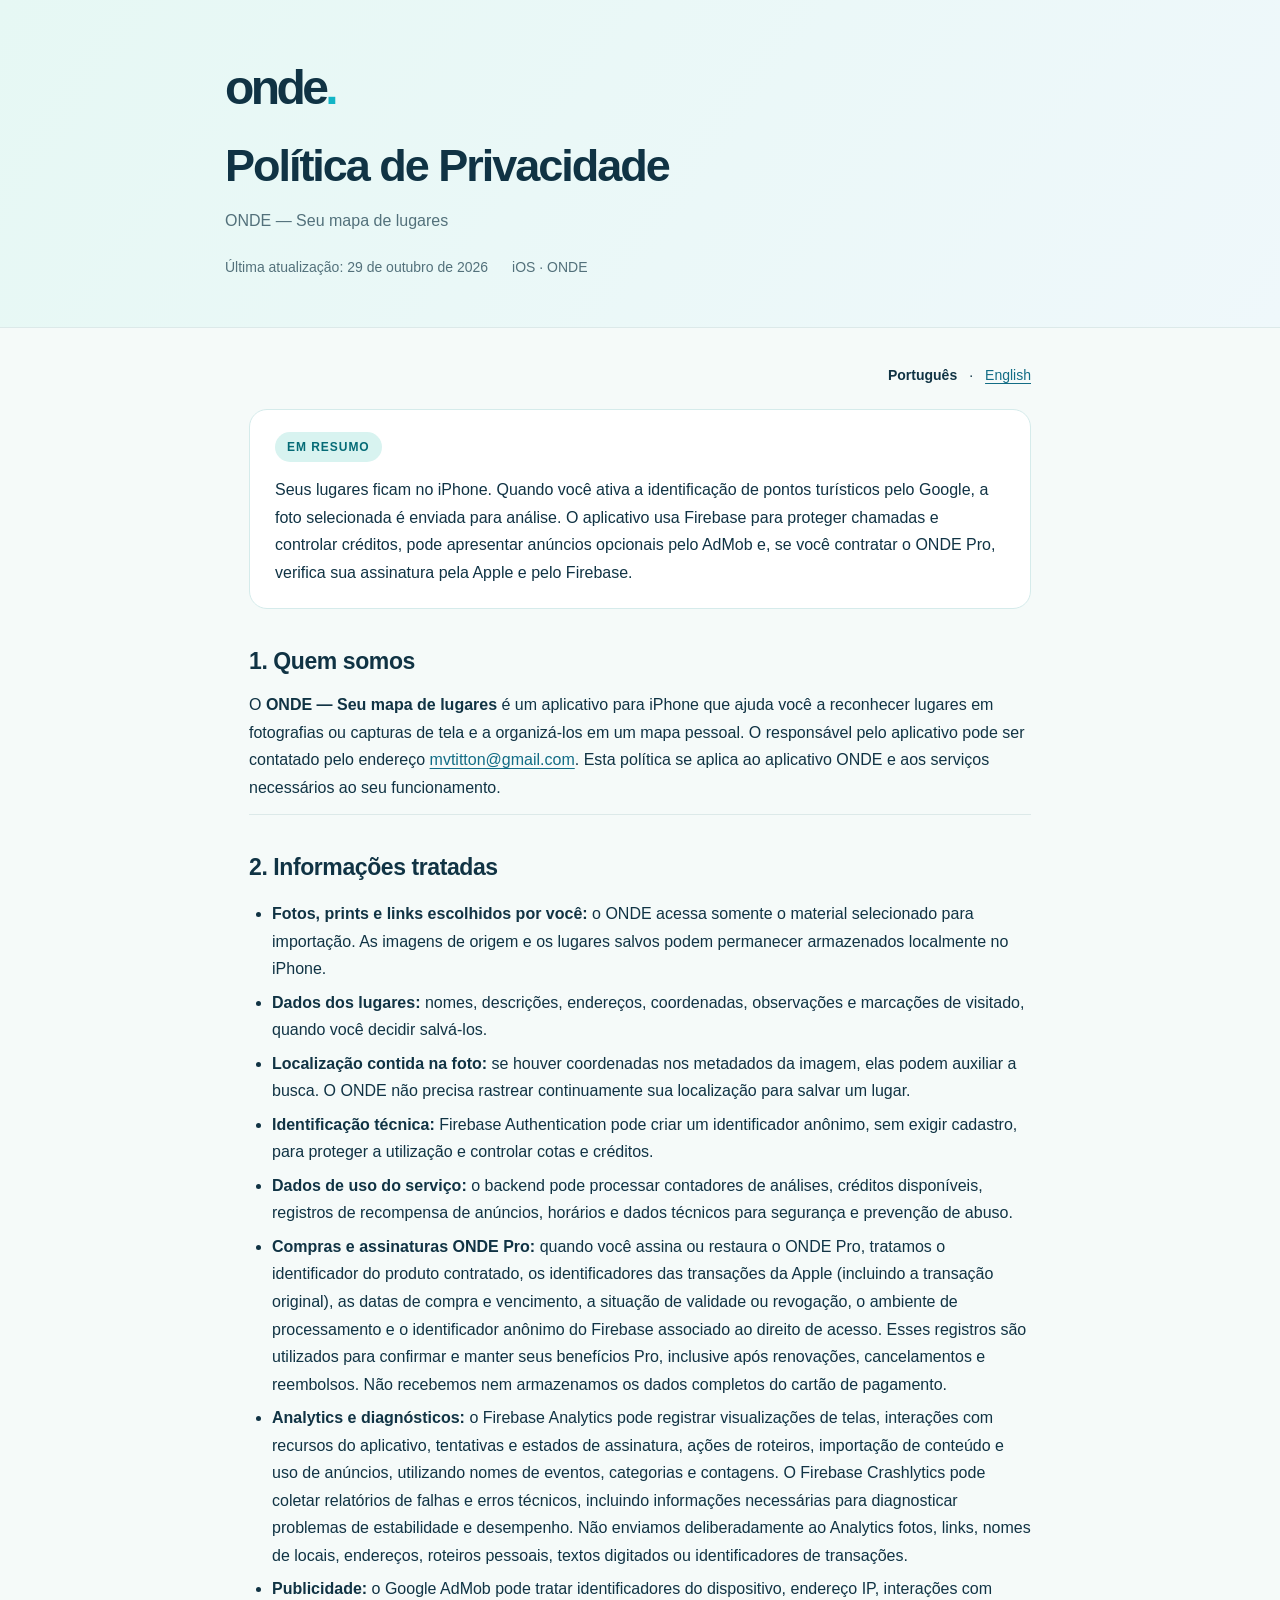
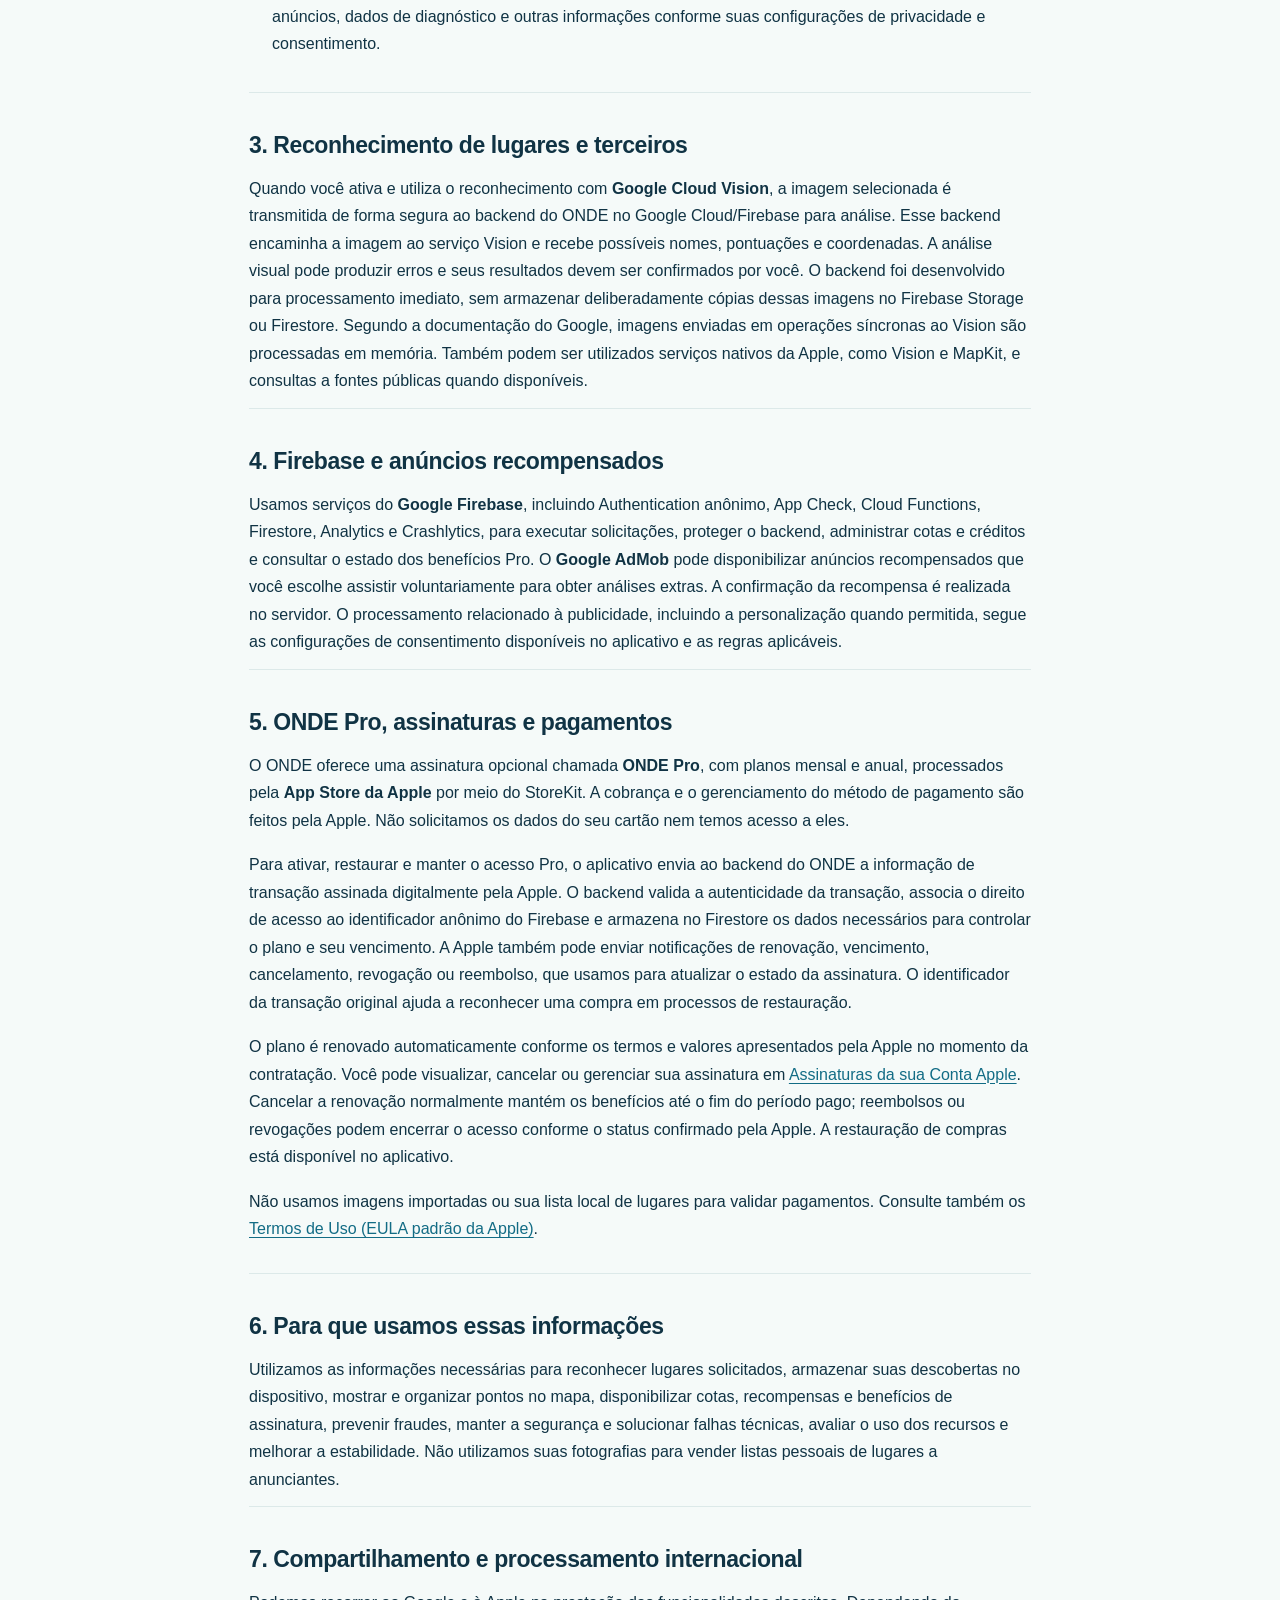
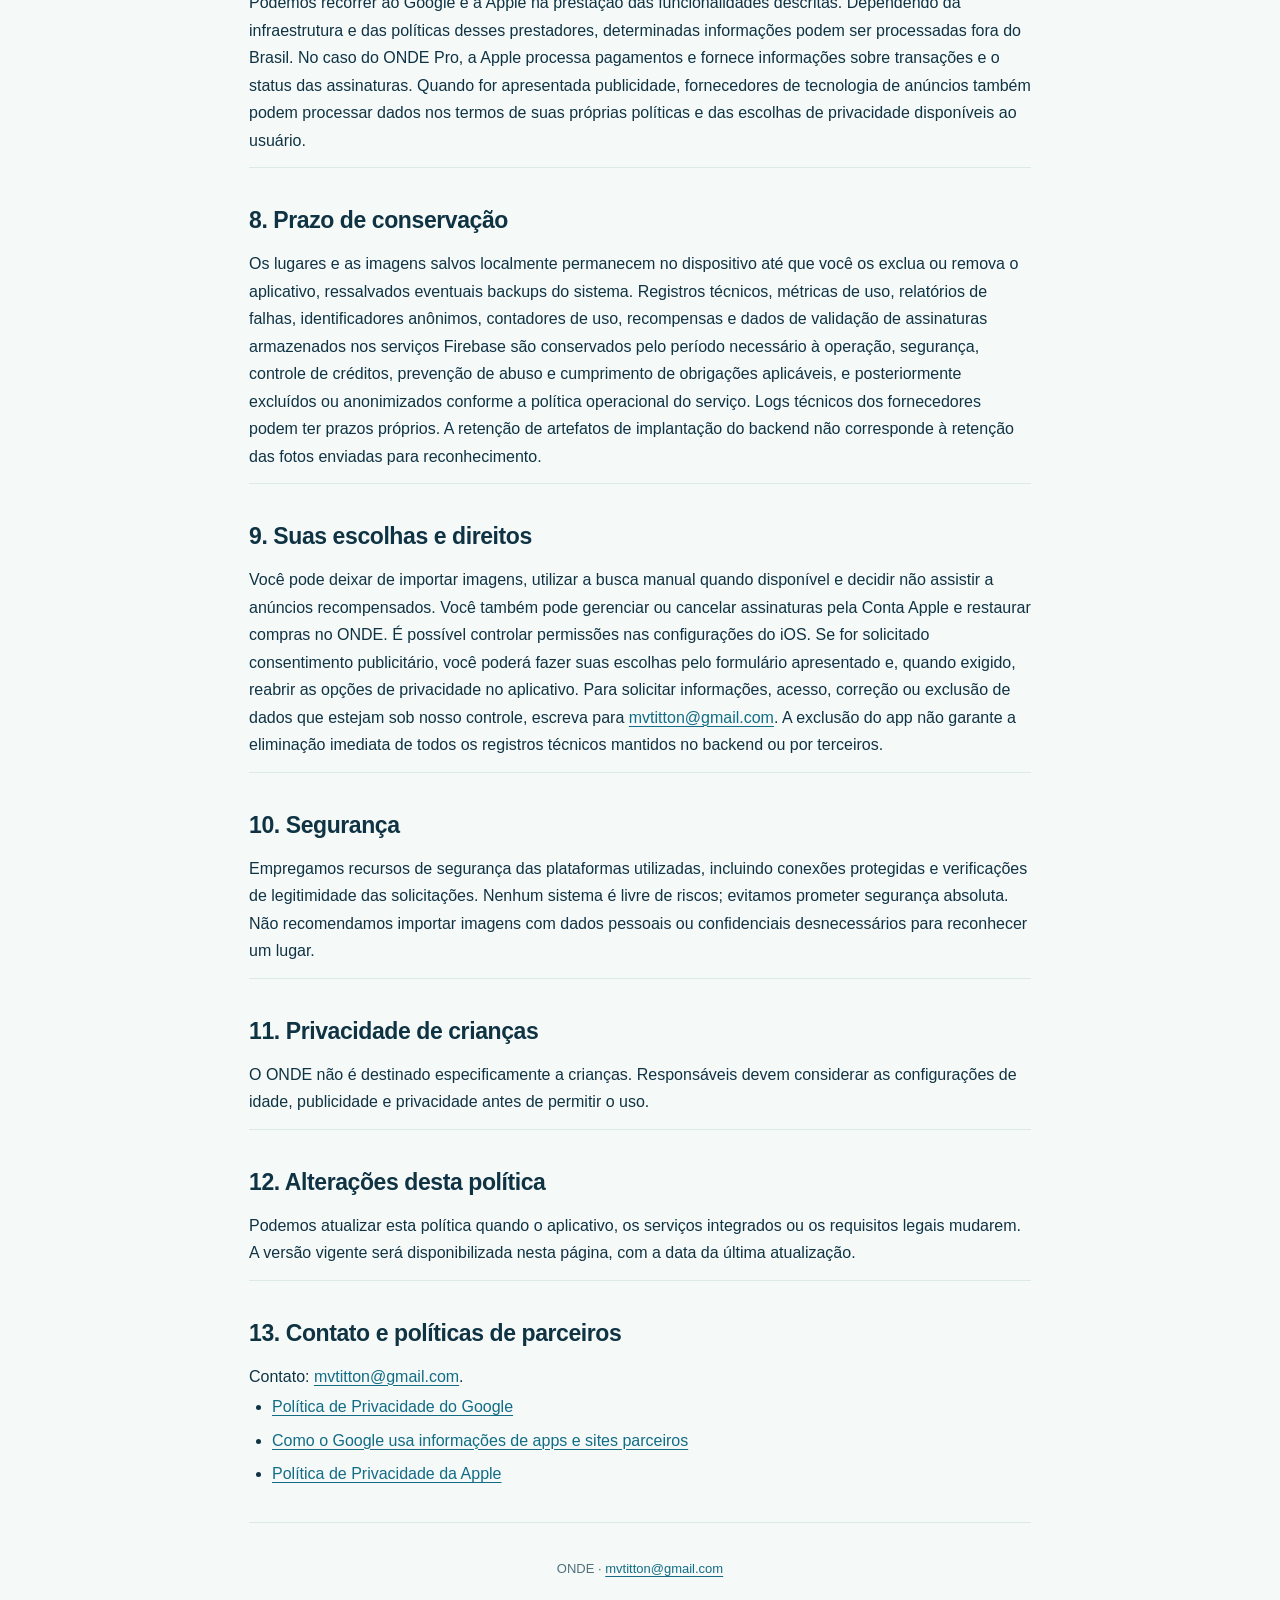
<file: index.html>
<!doctype html>
<html lang="pt-BR">
<head><meta charset="utf-8"/><meta name="viewport" content="width=device-width, initial-scale=1"/>
<meta name="description" content="Política de Privacidade do aplicativo ONDE para iPhone."/>
<meta name="robots" content="index, follow"/><meta name="theme-color" content="#e6f8f4"/>
<title>Política de Privacidade | ONDE</title><link rel="stylesheet" href="style.css"/></head>
<body><header><div class="hero"><div class="logo">onde<b>.</b></div><h1>Política de Privacidade</h1><p class="sub">ONDE — Seu mapa de lugares</p><div class="meta"><span>Última atualização: 29 de outubro de 2026</span><span>iOS · ONDE</span></div></div></header>
<main><nav class="lang" aria-label="Language"><a class="active" href="index.html">Português</a><span>·</span><a class="" href="privacy-en.html">English</a></nav>
<aside class="summary"><span class="pill">Em resumo</span><p style="margin-top:14px;margin-bottom:0">Seus lugares ficam no iPhone. Quando você ativa a identificação de pontos turísticos pelo Google, a foto selecionada é enviada para análise. O aplicativo usa Firebase para proteger chamadas e controlar créditos, pode apresentar anúncios opcionais pelo AdMob e, se você contratar o ONDE Pro, verifica sua assinatura pela Apple e pelo Firebase.</p></aside>
<section><h2>1. Quem somos</h2><div>O <strong>ONDE — Seu mapa de lugares</strong> é um aplicativo para iPhone que ajuda você a reconhecer lugares em fotografias ou capturas de tela e a organizá-los em um mapa pessoal. O responsável pelo aplicativo pode ser contatado pelo endereço <a href="mailto:mvtitton@gmail.com">mvtitton@gmail.com</a>. Esta política se aplica ao aplicativo ONDE e aos serviços necessários ao seu funcionamento.</div></section><section><h2>2. Informações tratadas</h2><div><ul><li><strong>Fotos, prints e links escolhidos por você:</strong> o ONDE acessa somente o material selecionado para importação. As imagens de origem e os lugares salvos podem permanecer armazenados localmente no iPhone.</li><li><strong>Dados dos lugares:</strong> nomes, descrições, endereços, coordenadas, observações e marcações de visitado, quando você decidir salvá-los.</li><li><strong>Localização contida na foto:</strong> se houver coordenadas nos metadados da imagem, elas podem auxiliar a busca. O ONDE não precisa rastrear continuamente sua localização para salvar um lugar.</li><li><strong>Identificação técnica:</strong> Firebase Authentication pode criar um identificador anônimo, sem exigir cadastro, para proteger a utilização e controlar cotas e créditos.</li><li><strong>Dados de uso do serviço:</strong> o backend pode processar contadores de análises, créditos disponíveis, registros de recompensa de anúncios, horários e dados técnicos para segurança e prevenção de abuso.</li><li><strong>Compras e assinaturas ONDE Pro:</strong> quando você assina ou restaura o ONDE Pro, tratamos o identificador do produto contratado, os identificadores das transações da Apple (incluindo a transação original), as datas de compra e vencimento, a situação de validade ou revogação, o ambiente de processamento e o identificador anônimo do Firebase associado ao direito de acesso. Esses registros são utilizados para confirmar e manter seus benefícios Pro, inclusive após renovações, cancelamentos e reembolsos. Não recebemos nem armazenamos os dados completos do cartão de pagamento.</li><li><strong>Analytics e diagnósticos:</strong> o Firebase Analytics pode registrar visualizações de telas, interações com recursos do aplicativo, tentativas e estados de assinatura, ações de roteiros, importação de conteúdo e uso de anúncios, utilizando nomes de eventos, categorias e contagens. O Firebase Crashlytics pode coletar relatórios de falhas e erros técnicos, incluindo informações necessárias para diagnosticar problemas de estabilidade e desempenho. Não enviamos deliberadamente ao Analytics fotos, links, nomes de locais, endereços, roteiros pessoais, textos digitados ou identificadores de transações.</li><li><strong>Publicidade:</strong> o Google AdMob pode tratar identificadores do dispositivo, endereço IP, interações com anúncios, dados de diagnóstico e outras informações conforme suas configurações de privacidade e consentimento.</li></ul></div></section><section><h2>3. Reconhecimento de lugares e terceiros</h2><div>Quando você ativa e utiliza o reconhecimento com <strong>Google Cloud Vision</strong>, a imagem selecionada é transmitida de forma segura ao backend do ONDE no Google Cloud/Firebase para análise. Esse backend encaminha a imagem ao serviço Vision e recebe possíveis nomes, pontuações e coordenadas. A análise visual pode produzir erros e seus resultados devem ser confirmados por você. O backend foi desenvolvido para processamento imediato, sem armazenar deliberadamente cópias dessas imagens no Firebase Storage ou Firestore. Segundo a documentação do Google, imagens enviadas em operações síncronas ao Vision são processadas em memória. Também podem ser utilizados serviços nativos da Apple, como Vision e MapKit, e consultas a fontes públicas quando disponíveis.</div></section><section><h2>4. Firebase e anúncios recompensados</h2><div>Usamos serviços do <strong>Google Firebase</strong>, incluindo Authentication anônimo, App Check, Cloud Functions, Firestore, Analytics e Crashlytics, para executar solicitações, proteger o backend, administrar cotas e créditos e consultar o estado dos benefícios Pro. O <strong>Google AdMob</strong> pode disponibilizar anúncios recompensados que você escolhe assistir voluntariamente para obter análises extras. A confirmação da recompensa é realizada no servidor. O processamento relacionado à publicidade, incluindo a personalização quando permitida, segue as configurações de consentimento disponíveis no aplicativo e as regras aplicáveis.</div></section><section><h2>5. ONDE Pro, assinaturas e pagamentos</h2><div><p>O ONDE oferece uma assinatura opcional chamada <strong>ONDE Pro</strong>, com planos mensal e anual, processados pela <strong>App Store da Apple</strong> por meio do StoreKit. A cobrança e o gerenciamento do método de pagamento são feitos pela Apple. Não solicitamos os dados do seu cartão nem temos acesso a eles.</p><p>Para ativar, restaurar e manter o acesso Pro, o aplicativo envia ao backend do ONDE a informação de transação assinada digitalmente pela Apple. O backend valida a autenticidade da transação, associa o direito de acesso ao identificador anônimo do Firebase e armazena no Firestore os dados necessários para controlar o plano e seu vencimento. A Apple também pode enviar notificações de renovação, vencimento, cancelamento, revogação ou reembolso, que usamos para atualizar o estado da assinatura. O identificador da transação original ajuda a reconhecer uma compra em processos de restauração.</p><p>O plano é renovado automaticamente conforme os termos e valores apresentados pela Apple no momento da contratação. Você pode visualizar, cancelar ou gerenciar sua assinatura em <a href="https://apps.apple.com/account/subscriptions" target="_blank" rel="noopener noreferrer">Assinaturas da sua Conta Apple</a>. Cancelar a renovação normalmente mantém os benefícios até o fim do período pago; reembolsos ou revogações podem encerrar o acesso conforme o status confirmado pela Apple. A restauração de compras está disponível no aplicativo.</p><p>Não usamos imagens importadas ou sua lista local de lugares para validar pagamentos. Consulte também os <a href="https://www.apple.com/legal/internet-services/itunes/dev/stdeula/" target="_blank" rel="noopener noreferrer">Termos de Uso (EULA padrão da Apple)</a>.</p></div></section><section><h2>6. Para que usamos essas informações</h2><div>Utilizamos as informações necessárias para reconhecer lugares solicitados, armazenar suas descobertas no dispositivo, mostrar e organizar pontos no mapa, disponibilizar cotas, recompensas e benefícios de assinatura, prevenir fraudes, manter a segurança e solucionar falhas técnicas, avaliar o uso dos recursos e melhorar a estabilidade. Não utilizamos suas fotografias para vender listas pessoais de lugares a anunciantes.</div></section><section><h2>7. Compartilhamento e processamento internacional</h2><div>Podemos recorrer ao Google e à Apple na prestação das funcionalidades descritas. Dependendo da infraestrutura e das políticas desses prestadores, determinadas informações podem ser processadas fora do Brasil. No caso do ONDE Pro, a Apple processa pagamentos e fornece informações sobre transações e o status das assinaturas. Quando for apresentada publicidade, fornecedores de tecnologia de anúncios também podem processar dados nos termos de suas próprias políticas e das escolhas de privacidade disponíveis ao usuário.</div></section><section><h2>8. Prazo de conservação</h2><div>Os lugares e as imagens salvos localmente permanecem no dispositivo até que você os exclua ou remova o aplicativo, ressalvados eventuais backups do sistema. Registros técnicos, métricas de uso, relatórios de falhas, identificadores anônimos, contadores de uso, recompensas e dados de validação de assinaturas armazenados nos serviços Firebase são conservados pelo período necessário à operação, segurança, controle de créditos, prevenção de abuso e cumprimento de obrigações aplicáveis, e posteriormente excluídos ou anonimizados conforme a política operacional do serviço. Logs técnicos dos fornecedores podem ter prazos próprios. A retenção de artefatos de implantação do backend não corresponde à retenção das fotos enviadas para reconhecimento.</div></section><section><h2>9. Suas escolhas e direitos</h2><div>Você pode deixar de importar imagens, utilizar a busca manual quando disponível e decidir não assistir a anúncios recompensados. Você também pode gerenciar ou cancelar assinaturas pela Conta Apple e restaurar compras no ONDE. É possível controlar permissões nas configurações do iOS. Se for solicitado consentimento publicitário, você poderá fazer suas escolhas pelo formulário apresentado e, quando exigido, reabrir as opções de privacidade no aplicativo. Para solicitar informações, acesso, correção ou exclusão de dados que estejam sob nosso controle, escreva para <a href="mailto:mvtitton@gmail.com?subject=ONDE%20-%20Privacidade">mvtitton@gmail.com</a>. A exclusão do app não garante a eliminação imediata de todos os registros técnicos mantidos no backend ou por terceiros.</div></section><section><h2>10. Segurança</h2><div>Empregamos recursos de segurança das plataformas utilizadas, incluindo conexões protegidas e verificações de legitimidade das solicitações. Nenhum sistema é livre de riscos; evitamos prometer segurança absoluta. Não recomendamos importar imagens com dados pessoais ou confidenciais desnecessários para reconhecer um lugar.</div></section><section><h2>11. Privacidade de crianças</h2><div>O ONDE não é destinado especificamente a crianças. Responsáveis devem considerar as configurações de idade, publicidade e privacidade antes de permitir o uso.</div></section><section><h2>12. Alterações desta política</h2><div>Podemos atualizar esta política quando o aplicativo, os serviços integrados ou os requisitos legais mudarem. A versão vigente será disponibilizada nesta página, com a data da última atualização.</div></section><section><h2>13. Contato e políticas de parceiros</h2><div>Contato: <a href="mailto:mvtitton@gmail.com">mvtitton@gmail.com</a>.<ul><li><a href="https://policies.google.com/privacy" rel="noopener noreferrer" target="_blank">Política de Privacidade do Google</a></li><li><a href="https://policies.google.com/technologies/partner-sites" rel="noopener noreferrer" target="_blank">Como o Google usa informações de apps e sites parceiros</a></li><li><a href="https://www.apple.com/legal/privacy/" rel="noopener noreferrer" target="_blank">Política de Privacidade da Apple</a></li></ul></div></section>
<footer>ONDE · <a href="mailto:mvtitton@gmail.com">mvtitton@gmail.com</a></footer></main></body></html>
</file>
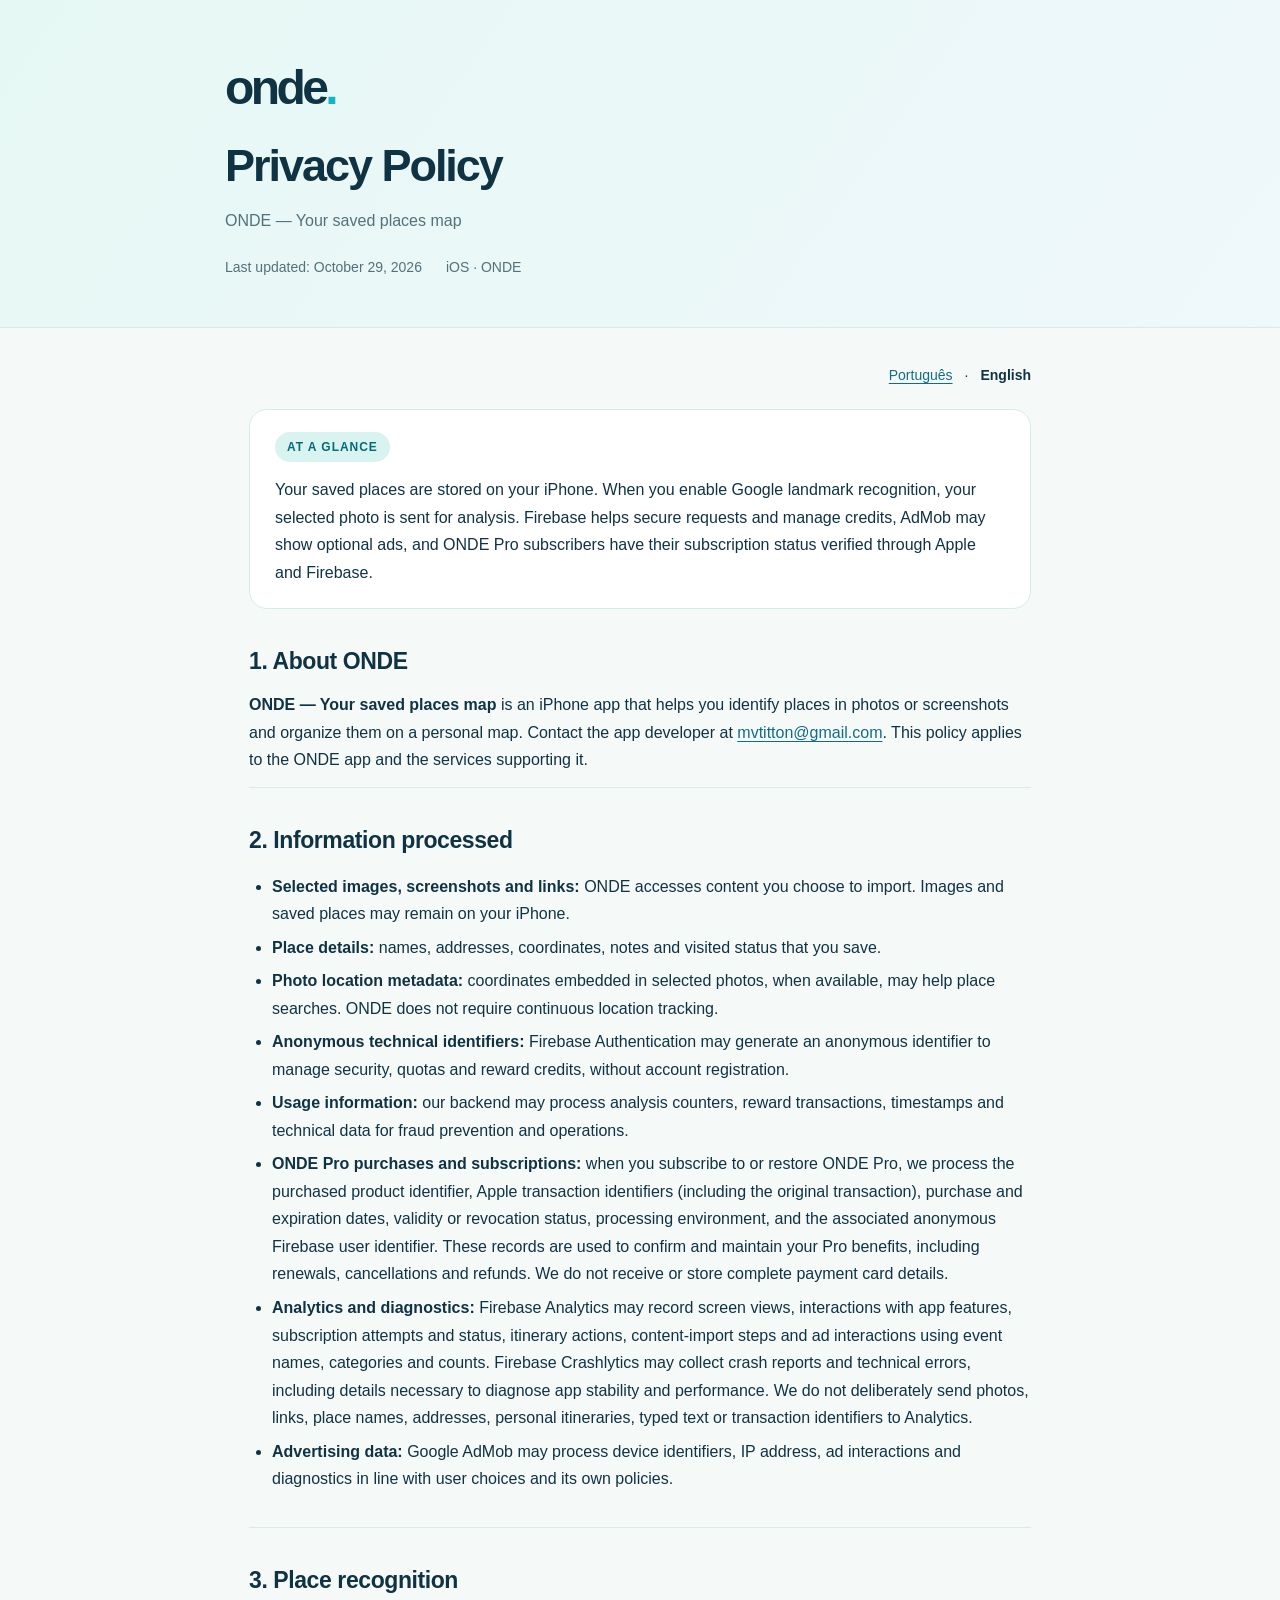
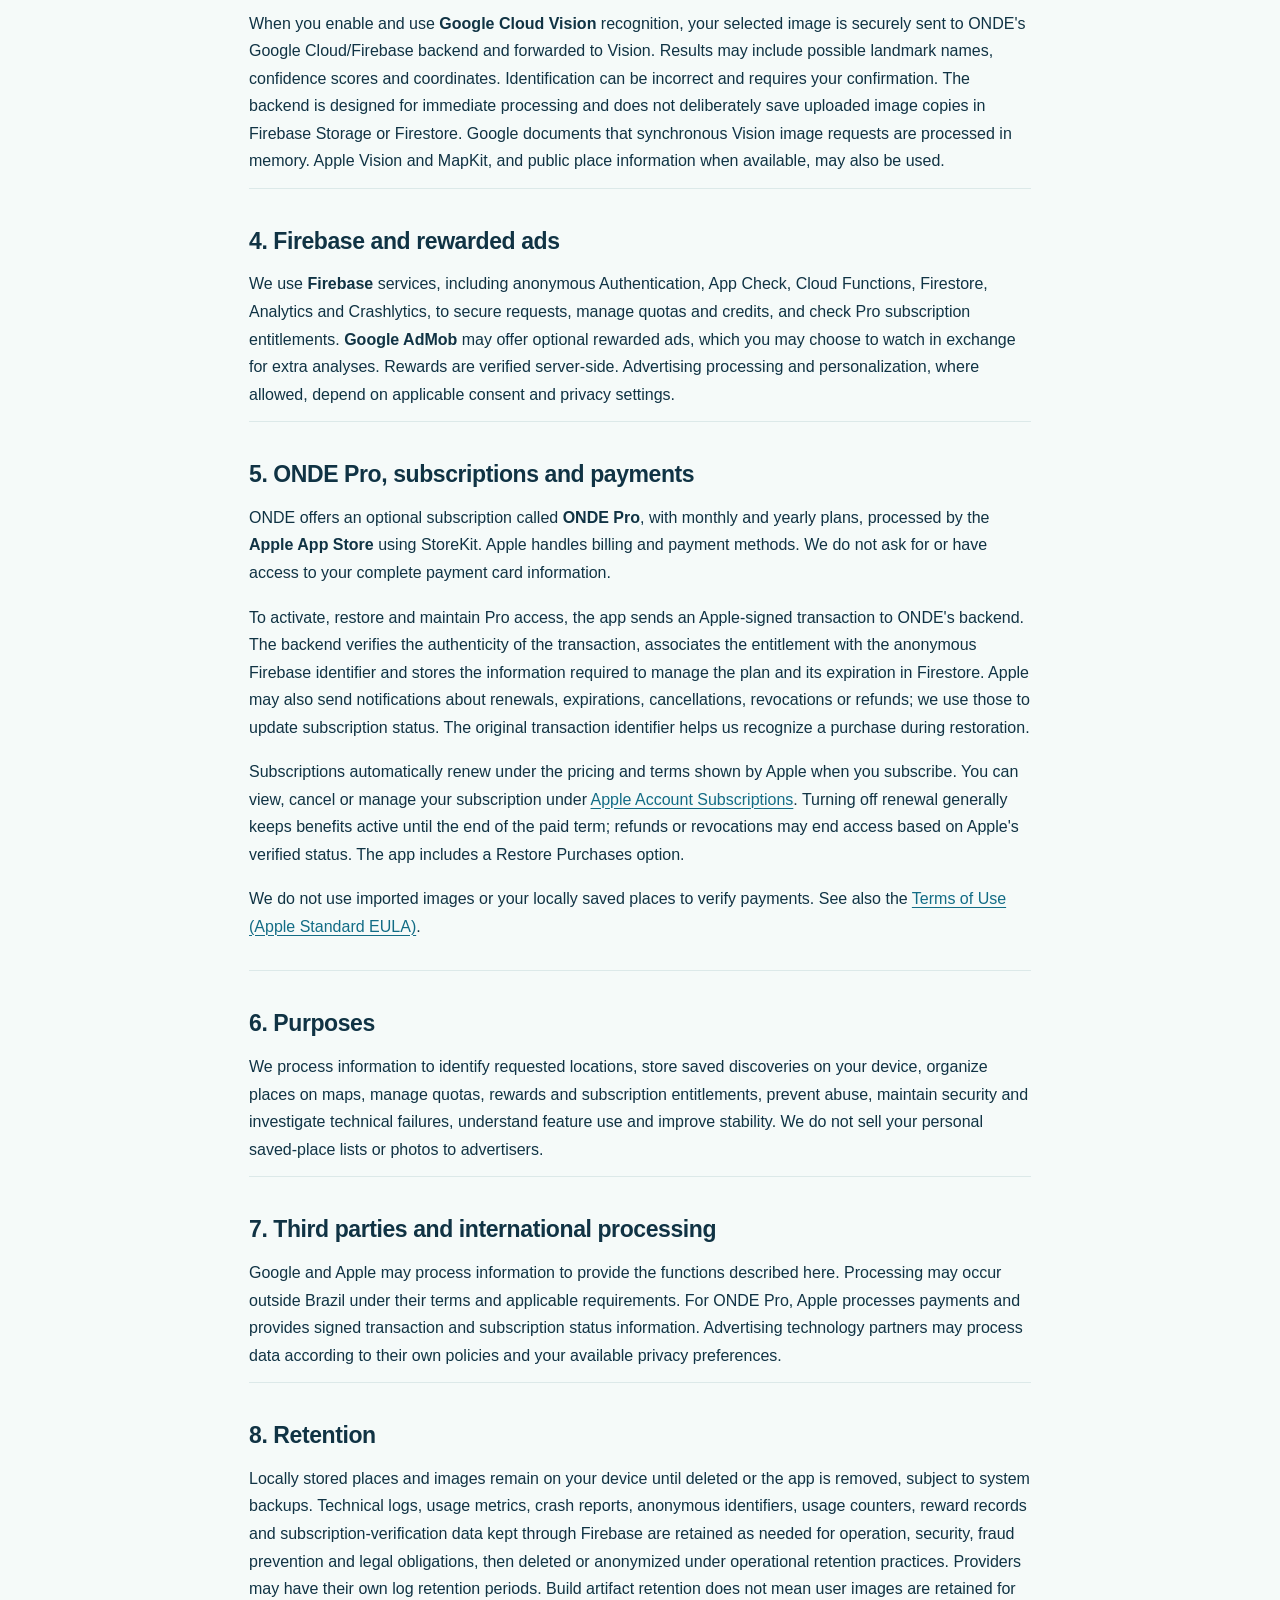
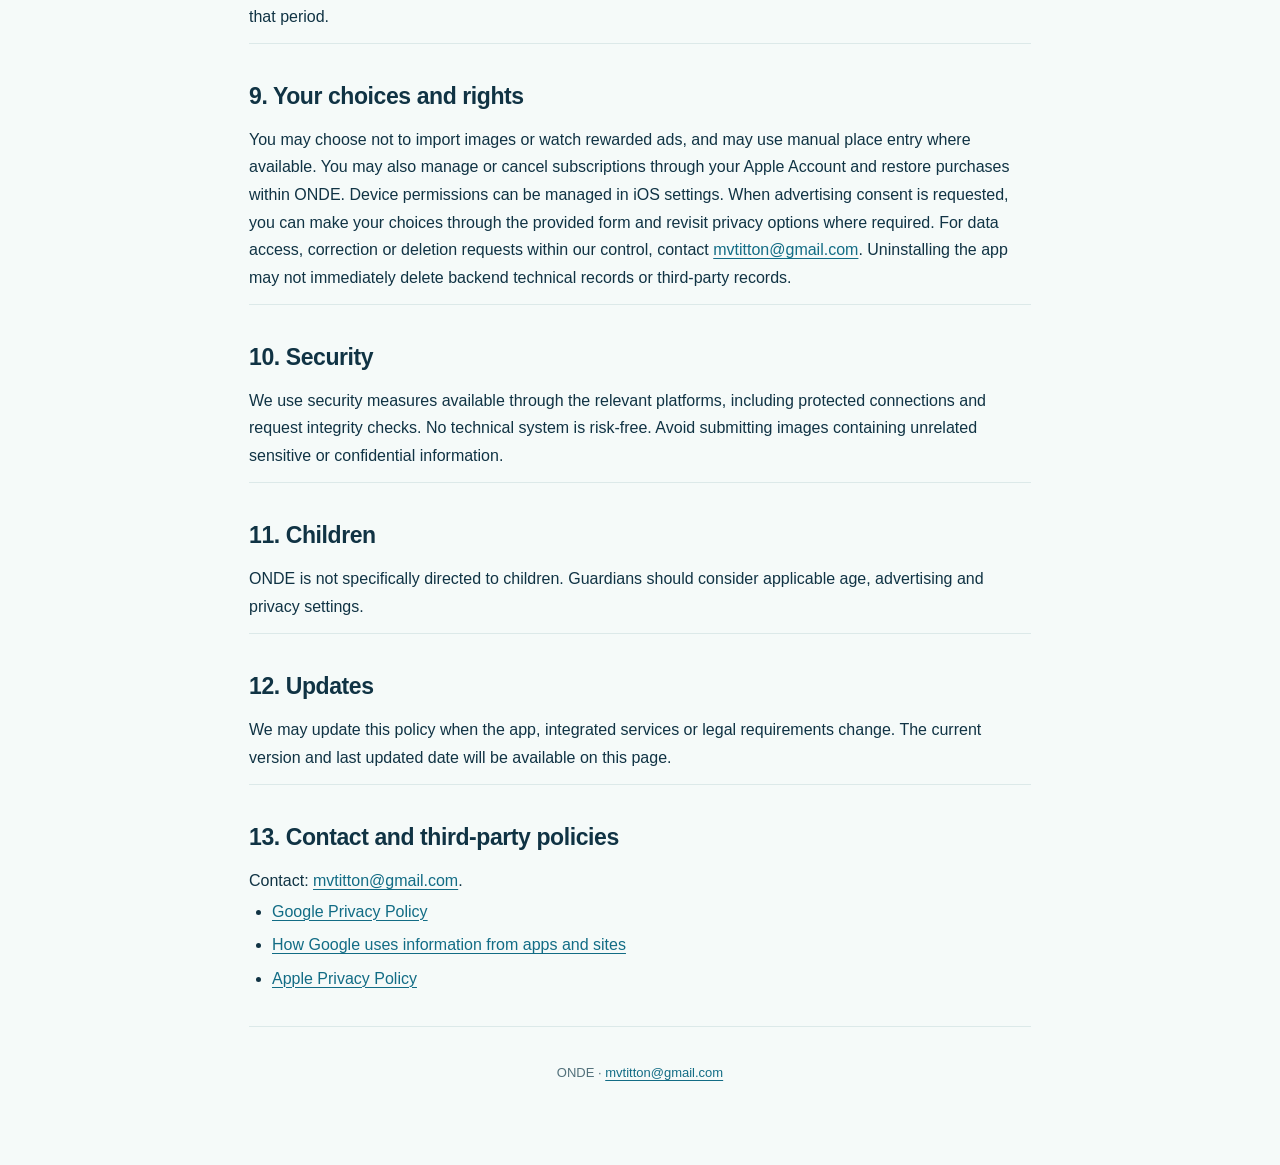
<file: privacy-en.html>
<!doctype html>
<html lang="en">
<head><meta charset="utf-8"/><meta name="viewport" content="width=device-width, initial-scale=1"/>
<meta name="description" content="Privacy Policy for ONDE on iPhone."/>
<meta name="robots" content="index, follow"/><meta name="theme-color" content="#e6f8f4"/>
<title>Privacy Policy | ONDE</title><link rel="stylesheet" href="style.css"/></head>
<body><header><div class="hero"><div class="logo">onde<b>.</b></div><h1>Privacy Policy</h1><p class="sub">ONDE — Your saved places map</p><div class="meta"><span>Last updated: October 29, 2026</span><span>iOS · ONDE</span></div></div></header>
<main><nav class="lang" aria-label="Language"><a class="" href="index.html">Português</a><span>·</span><a class="active" href="privacy-en.html">English</a></nav>
<aside class="summary"><span class="pill">At a glance</span><p style="margin-top:14px;margin-bottom:0">Your saved places are stored on your iPhone. When you enable Google landmark recognition, your selected photo is sent for analysis. Firebase helps secure requests and manage credits, AdMob may show optional ads, and ONDE Pro subscribers have their subscription status verified through Apple and Firebase.</p></aside>
<section><h2>1. About ONDE</h2><div><strong>ONDE — Your saved places map</strong> is an iPhone app that helps you identify places in photos or screenshots and organize them on a personal map. Contact the app developer at <a href="mailto:mvtitton@gmail.com">mvtitton@gmail.com</a>. This policy applies to the ONDE app and the services supporting it.</div></section><section><h2>2. Information processed</h2><div><ul><li><strong>Selected images, screenshots and links:</strong> ONDE accesses content you choose to import. Images and saved places may remain on your iPhone.</li><li><strong>Place details:</strong> names, addresses, coordinates, notes and visited status that you save.</li><li><strong>Photo location metadata:</strong> coordinates embedded in selected photos, when available, may help place searches. ONDE does not require continuous location tracking.</li><li><strong>Anonymous technical identifiers:</strong> Firebase Authentication may generate an anonymous identifier to manage security, quotas and reward credits, without account registration.</li><li><strong>Usage information:</strong> our backend may process analysis counters, reward transactions, timestamps and technical data for fraud prevention and operations.</li><li><strong>ONDE Pro purchases and subscriptions:</strong> when you subscribe to or restore ONDE Pro, we process the purchased product identifier, Apple transaction identifiers (including the original transaction), purchase and expiration dates, validity or revocation status, processing environment, and the associated anonymous Firebase user identifier. These records are used to confirm and maintain your Pro benefits, including renewals, cancellations and refunds. We do not receive or store complete payment card details.</li><li><strong>Analytics and diagnostics:</strong> Firebase Analytics may record screen views, interactions with app features, subscription attempts and status, itinerary actions, content-import steps and ad interactions using event names, categories and counts. Firebase Crashlytics may collect crash reports and technical errors, including details necessary to diagnose app stability and performance. We do not deliberately send photos, links, place names, addresses, personal itineraries, typed text or transaction identifiers to Analytics.</li><li><strong>Advertising data:</strong> Google AdMob may process device identifiers, IP address, ad interactions and diagnostics in line with user choices and its own policies.</li></ul></div></section><section><h2>3. Place recognition</h2><div>When you enable and use <strong>Google Cloud Vision</strong> recognition, your selected image is securely sent to ONDE's Google Cloud/Firebase backend and forwarded to Vision. Results may include possible landmark names, confidence scores and coordinates. Identification can be incorrect and requires your confirmation. The backend is designed for immediate processing and does not deliberately save uploaded image copies in Firebase Storage or Firestore. Google documents that synchronous Vision image requests are processed in memory. Apple Vision and MapKit, and public place information when available, may also be used.</div></section><section><h2>4. Firebase and rewarded ads</h2><div>We use <strong>Firebase</strong> services, including anonymous Authentication, App Check, Cloud Functions, Firestore, Analytics and Crashlytics, to secure requests, manage quotas and credits, and check Pro subscription entitlements. <strong>Google AdMob</strong> may offer optional rewarded ads, which you may choose to watch in exchange for extra analyses. Rewards are verified server-side. Advertising processing and personalization, where allowed, depend on applicable consent and privacy settings.</div></section><section><h2>5. ONDE Pro, subscriptions and payments</h2><div><p>ONDE offers an optional subscription called <strong>ONDE Pro</strong>, with monthly and yearly plans, processed by the <strong>Apple App Store</strong> using StoreKit. Apple handles billing and payment methods. We do not ask for or have access to your complete payment card information.</p><p>To activate, restore and maintain Pro access, the app sends an Apple-signed transaction to ONDE's backend. The backend verifies the authenticity of the transaction, associates the entitlement with the anonymous Firebase identifier and stores the information required to manage the plan and its expiration in Firestore. Apple may also send notifications about renewals, expirations, cancellations, revocations or refunds; we use those to update subscription status. The original transaction identifier helps us recognize a purchase during restoration.</p><p>Subscriptions automatically renew under the pricing and terms shown by Apple when you subscribe. You can view, cancel or manage your subscription under <a href="https://apps.apple.com/account/subscriptions" target="_blank" rel="noopener noreferrer">Apple Account Subscriptions</a>. Turning off renewal generally keeps benefits active until the end of the paid term; refunds or revocations may end access based on Apple's verified status. The app includes a Restore Purchases option.</p><p>We do not use imported images or your locally saved places to verify payments. See also the <a href="https://www.apple.com/legal/internet-services/itunes/dev/stdeula/" target="_blank" rel="noopener noreferrer">Terms of Use (Apple Standard EULA)</a>.</p></div></section><section><h2>6. Purposes</h2><div>We process information to identify requested locations, store saved discoveries on your device, organize places on maps, manage quotas, rewards and subscription entitlements, prevent abuse, maintain security and investigate technical failures, understand feature use and improve stability. We do not sell your personal saved-place lists or photos to advertisers.</div></section><section><h2>7. Third parties and international processing</h2><div>Google and Apple may process information to provide the functions described here. Processing may occur outside Brazil under their terms and applicable requirements. For ONDE Pro, Apple processes payments and provides signed transaction and subscription status information. Advertising technology partners may process data according to their own policies and your available privacy preferences.</div></section><section><h2>8. Retention</h2><div>Locally stored places and images remain on your device until deleted or the app is removed, subject to system backups. Technical logs, usage metrics, crash reports, anonymous identifiers, usage counters, reward records and subscription-verification data kept through Firebase are retained as needed for operation, security, fraud prevention and legal obligations, then deleted or anonymized under operational retention practices. Providers may have their own log retention periods. Build artifact retention does not mean user images are retained for that period.</div></section><section><h2>9. Your choices and rights</h2><div>You may choose not to import images or watch rewarded ads, and may use manual place entry where available. You may also manage or cancel subscriptions through your Apple Account and restore purchases within ONDE. Device permissions can be managed in iOS settings. When advertising consent is requested, you can make your choices through the provided form and revisit privacy options where required. For data access, correction or deletion requests within our control, contact <a href="mailto:mvtitton@gmail.com?subject=ONDE%20-%20Privacy">mvtitton@gmail.com</a>. Uninstalling the app may not immediately delete backend technical records or third-party records.</div></section><section><h2>10. Security</h2><div>We use security measures available through the relevant platforms, including protected connections and request integrity checks. No technical system is risk-free. Avoid submitting images containing unrelated sensitive or confidential information.</div></section><section><h2>11. Children</h2><div>ONDE is not specifically directed to children. Guardians should consider applicable age, advertising and privacy settings.</div></section><section><h2>12. Updates</h2><div>We may update this policy when the app, integrated services or legal requirements change. The current version and last updated date will be available on this page.</div></section><section><h2>13. Contact and third-party policies</h2><div>Contact: <a href="mailto:mvtitton@gmail.com">mvtitton@gmail.com</a>.<ul><li><a href="https://policies.google.com/privacy" rel="noopener noreferrer" target="_blank">Google Privacy Policy</a></li><li><a href="https://policies.google.com/technologies/partner-sites" rel="noopener noreferrer" target="_blank">How Google uses information from apps and sites</a></li><li><a href="https://www.apple.com/legal/privacy/" rel="noopener noreferrer" target="_blank">Apple Privacy Policy</a></li></ul></div></section>
<footer>ONDE · <a href="mailto:mvtitton@gmail.com">mvtitton@gmail.com</a></footer></main></body></html>
</file>
<file: style.css>
:root{--bg:#f5faf9;--ink:#103344;--teal:#1c92a3;--muted:#53717b;--line:#dce9e9;--white:#fff;--soft:#e5f5f4}
*{box-sizing:border-box}html{scroll-behavior:smooth}body{font:16px/1.72 -apple-system,BlinkMacSystemFont,"Segoe UI",Roboto,Arial,sans-serif;background:var(--bg);margin:0;color:var(--ink)}
a{color:#126c85;text-decoration-thickness:1px;text-underline-offset:3px}a:hover{color:#065064}
header{background:linear-gradient(125deg,#e6f8f4,#eff8fb);padding:64px 24px 48px;border-bottom:1px solid var(--line)}
.hero{max-width:830px;margin:auto}.logo{font-size:48px;font-weight:780;letter-spacing:-.075em;line-height:1}.logo b{color:#13b5c6}h1{font-size:clamp(29px,4vw,45px);line-height:1.18;letter-spacing:-.045em;margin:27px 0 15px}h2{font-size:23px;line-height:1.3;letter-spacing:-.018em;margin:38px 0 14px}p{margin:0 0 17px}small,.sub{color:var(--muted)}main{max-width:830px;margin:0 auto;padding:35px 24px 80px}section{border-bottom:1px solid var(--line);padding-bottom:13px}ul{margin:0 0 18px;padding-left:23px}li{padding:3px 0}.summary{border:1px solid #d5ebeb;background:var(--white);border-radius:18px;padding:22px 25px;margin:0 0 30px}.pill{display:inline-block;font-size:12px;font-weight:650;letter-spacing:.08em;text-transform:uppercase;color:#056b76;background:#d8f3f0;border-radius:50px;padding:5px 12px}.meta{display:flex;gap:24px;flex-wrap:wrap;font-size:14px;margin-top:20px}.meta span{color:var(--muted)}.lang{display:flex;gap:12px;justify-content:flex-end;font-size:14px;margin-bottom:22px}.active{font-weight:700;color:var(--ink);text-decoration:none}footer{text-align:center;color:var(--muted);font-size:13px;margin-top:35px}@media(max-width:540px){header{padding:44px 21px 36px}main{padding:27px 20px 55px}.summary{padding:19px}}
</file>
